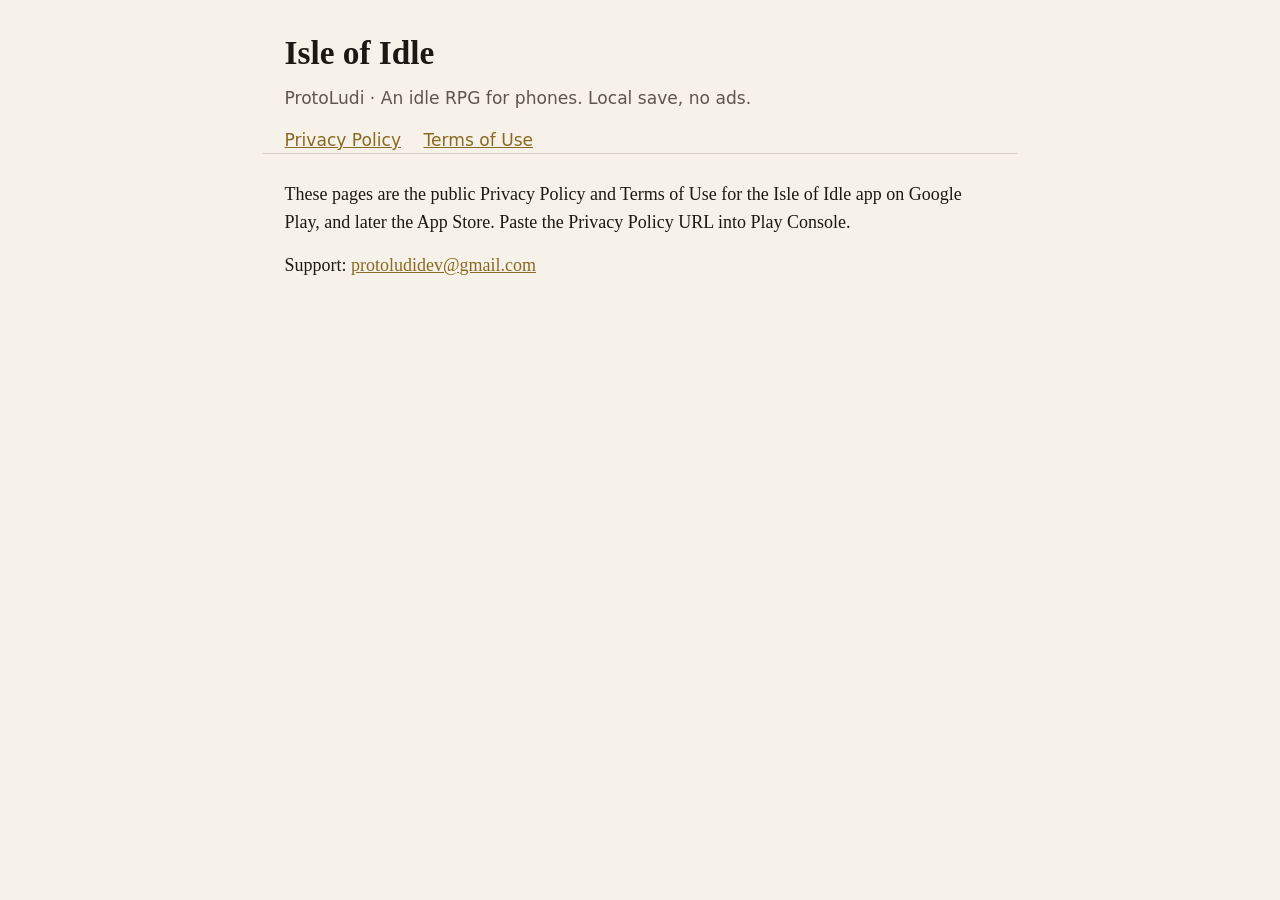
<file: index.html>
<!DOCTYPE html>
<html lang="en">
  <head>
    <meta charset="utf-8" />
    <meta name="viewport" content="width=device-width, initial-scale=1" />
    <title>Isle of Idle</title>
    <link rel="stylesheet" href="legal.css" />
  </head>
  <body>
    <header>
      <h1>Isle of Idle</h1>
      <p class="meta">ProtoLudi · An idle RPG for phones. Local save, no ads.</p>
      <nav>
        <a href="privacy/">Privacy Policy</a>
        <a href="terms/">Terms of Use</a>
      </nav>
    </header>
    <main>
      <p>
        These pages are the public Privacy Policy and Terms of Use for the Isle of Idle app on
        Google Play, and later the App Store. Paste the Privacy Policy URL into Play Console.
      </p>
      <p>
        Support:
        <a href="mailto:protoludidev@gmail.com">protoludidev@gmail.com</a>
      </p>
    </main>
  </body>
</html>
</file>
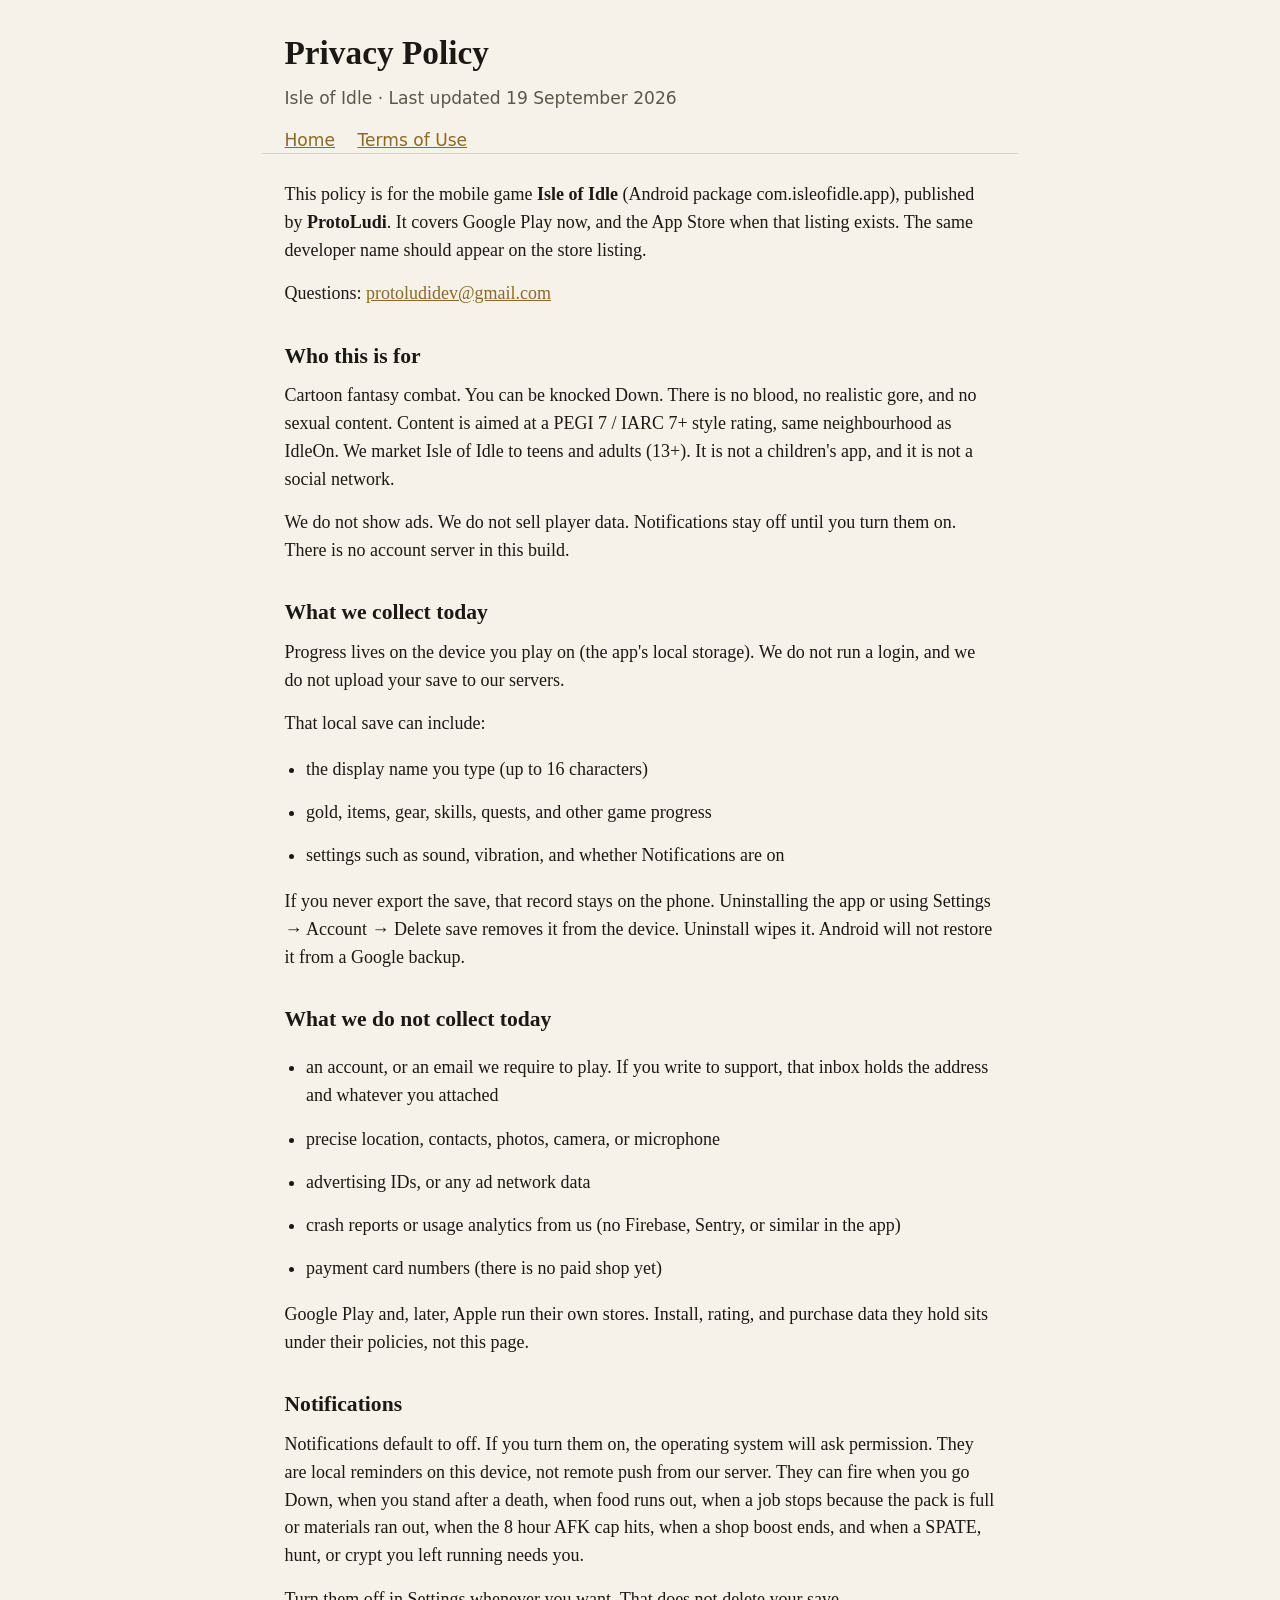
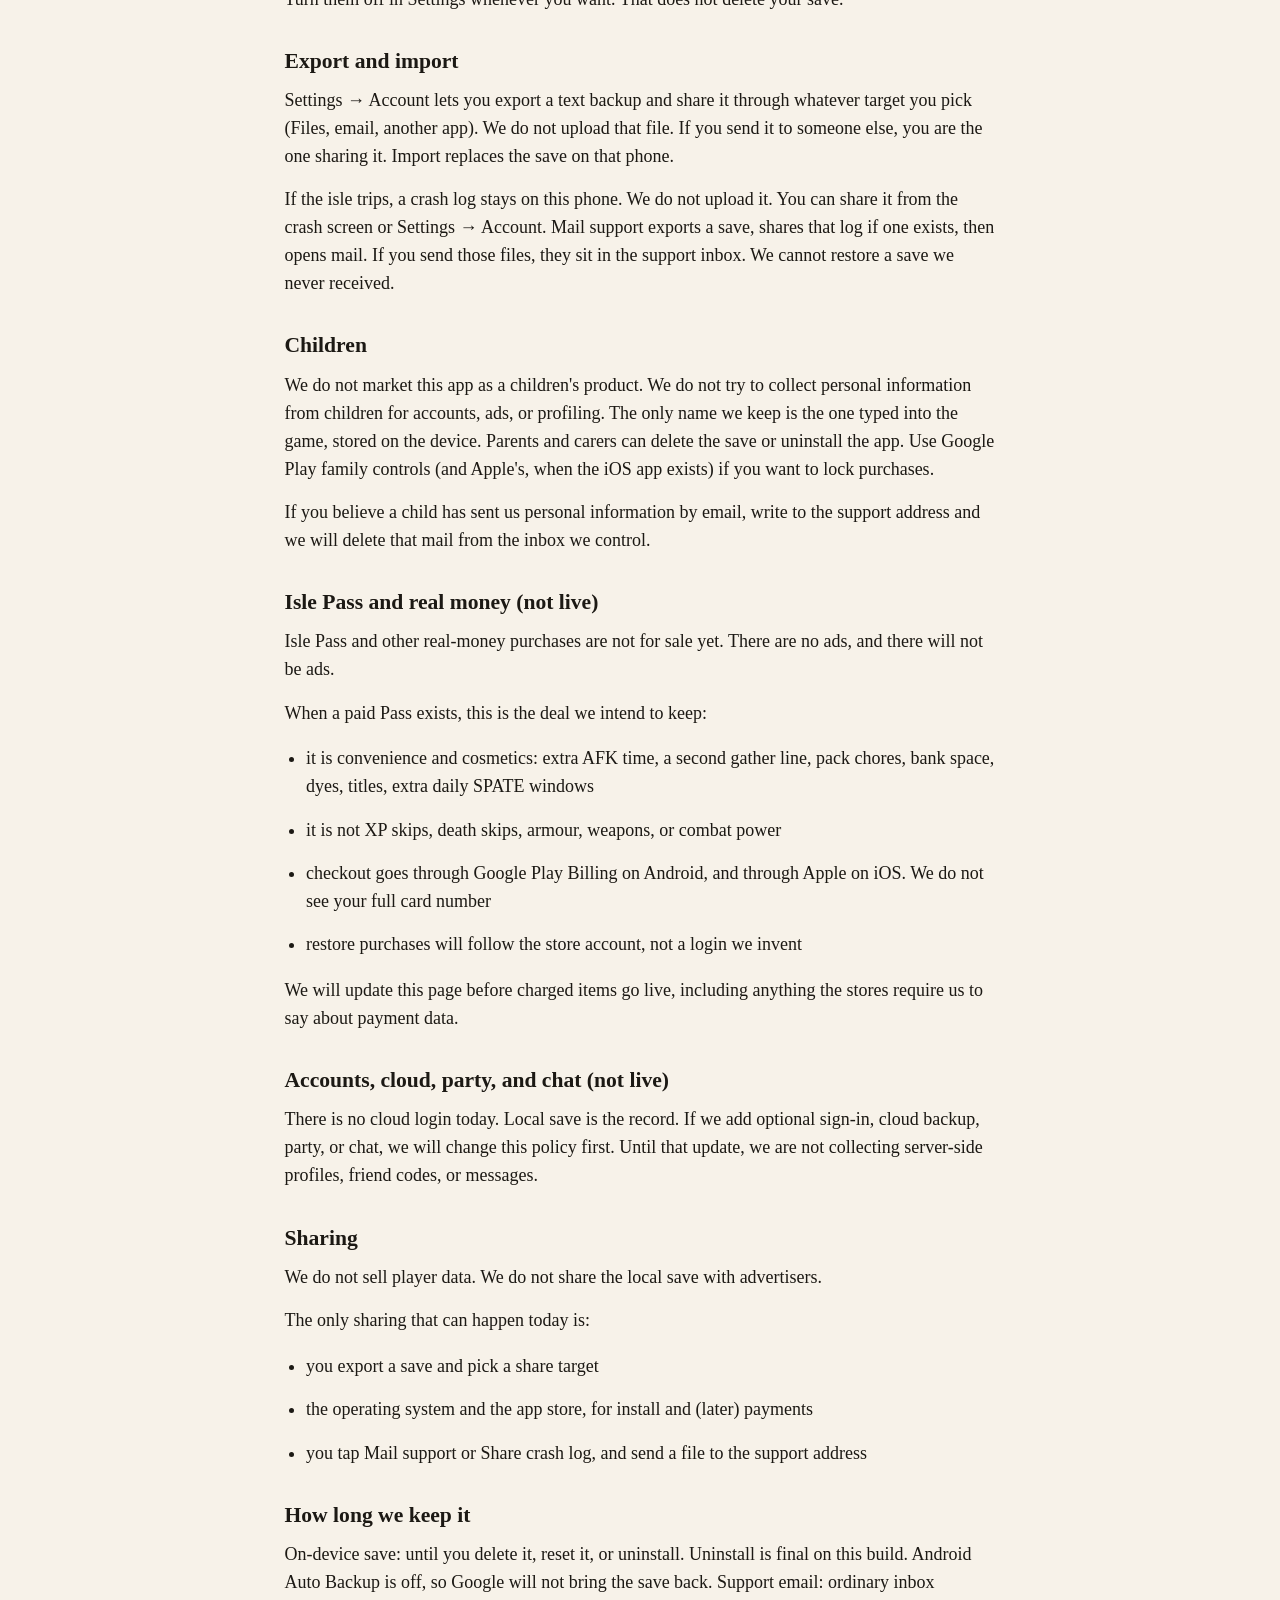
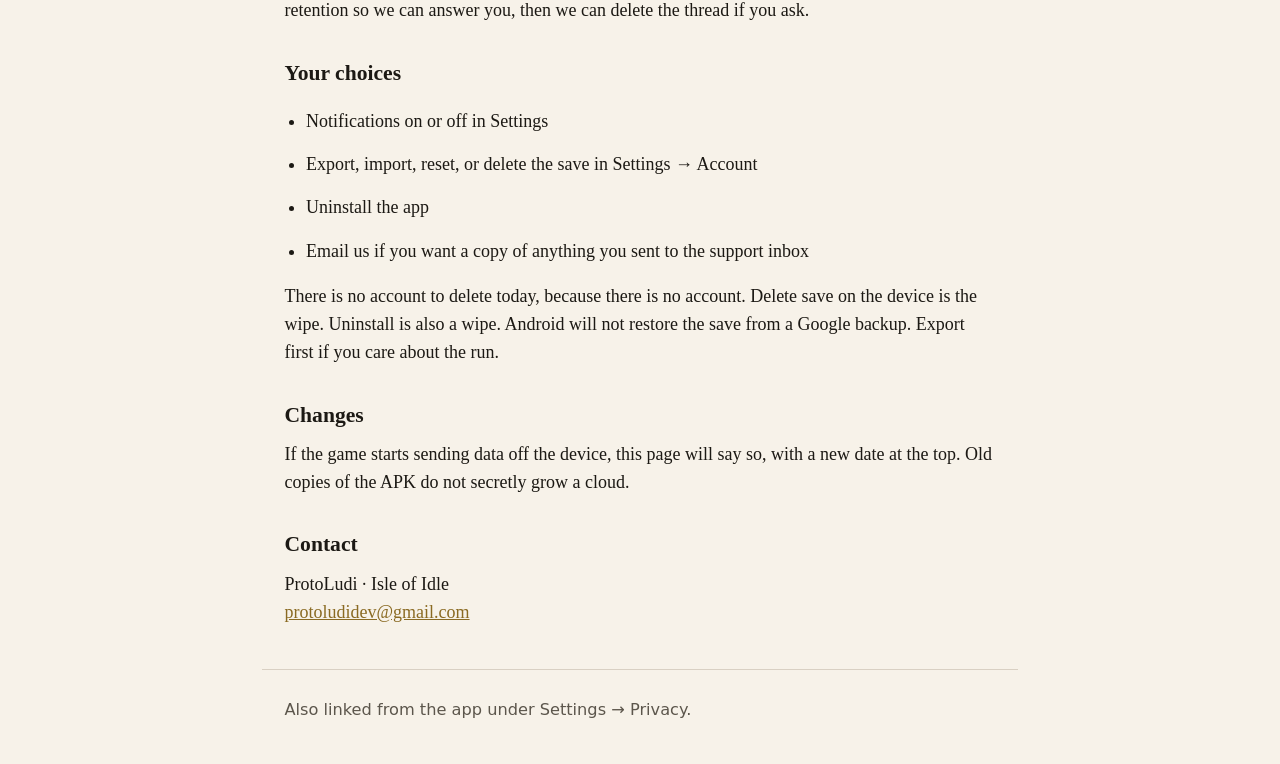
<file: privacy/index.html>
<!DOCTYPE html>
<html lang="en">
  <head>
    <meta charset="utf-8" />
    <meta name="viewport" content="width=device-width, initial-scale=1" />
    <title>Privacy Policy — Isle of Idle</title>
    <link rel="stylesheet" href="../legal.css" />
  </head>
  <body>
    <header>
      <h1>Privacy Policy</h1>
      <p class="meta">Isle of Idle · Last updated 19 September 2026</p>
      <nav>
        <a href="../">Home</a>
        <a href="../terms/">Terms of Use</a>
      </nav>
    </header>
    <main>
      <p>
        This policy is for the mobile game <strong>Isle of Idle</strong> (Android package
        com.isleofidle.app), published by <strong>ProtoLudi</strong>. It covers
        Google Play now, and the App Store when that listing exists. The same developer name
        should appear on the store listing.
      </p>
      <p>
        Questions: <a href="mailto:protoludidev@gmail.com">protoludidev@gmail.com</a>
      </p>

      <h2>Who this is for</h2>
      <p>
        Cartoon fantasy combat. You can be knocked Down. There is no blood, no realistic gore, and no sexual
        content. Content is aimed at a PEGI 7 / IARC 7+ style rating, same neighbourhood as IdleOn. We market
        Isle of Idle to teens and adults (13+). It is not a children's app, and it is not a social network.
      </p>
      <p>
        We do not show ads. We do not sell player data. Notifications stay off until you turn
        them on. There is no account server in this build.
      </p>

      <h2>What we collect today</h2>
      <p>
        Progress lives on the device you play on (the app's local storage). We do not run a
        login, and we do not upload your save to our servers.
      </p>
      <p>That local save can include:</p>
      <ul>
        <li>the display name you type (up to 16 characters)</li>
        <li>gold, items, gear, skills, quests, and other game progress</li>
        <li>settings such as sound, vibration, and whether Notifications are on</li>
      </ul>
      <p>
        If you never export the save, that record stays on the phone. Uninstalling the app or using Settings → Account → Delete save removes it from the device. Uninstall wipes it. Android will not restore it from a Google backup.
      </p>

      <h2>What we do not collect today</h2>
      <ul>
        <li>an account, or an email we require to play. If you write to support, that inbox holds the address and whatever you attached</li>
        <li>precise location, contacts, photos, camera, or microphone</li>
        <li>advertising IDs, or any ad network data</li>
        <li>crash reports or usage analytics from us (no Firebase, Sentry, or similar in the app)</li>
        <li>payment card numbers (there is no paid shop yet)</li>
      </ul>
      <p>
        Google Play and, later, Apple run their own stores. Install, rating, and purchase data
        they hold sits under their policies, not this page.
      </p>

      <h2>Notifications</h2>
      <p>
        Notifications default to off. If you turn them on, the operating system will ask
        permission. They are local reminders on this device, not remote push from our server.
        They can fire when you go Down, when you stand after a death, when food runs out, when a
        job stops because the pack is full or materials ran out, when the 8 hour AFK cap hits,
        when a shop boost ends, and when a SPATE, hunt, or crypt you left running needs you.
      </p>
      <p>Turn them off in Settings whenever you want. That does not delete your save.</p>

      <h2>Export and import</h2>
      <p>
        Settings → Account lets you export a text backup and share it through whatever target
        you pick (Files, email, another app). We do not upload that file. If you send it to
        someone else, you are the one sharing it. Import replaces the save on that phone.
      </p>
      <p> <p>
        If the isle trips, a crash log stays on this phone. We do not upload it. You can share it from the crash screen or Settings → Account. Mail support exports a save, shares that log if one exists, then opens mail. If you send those files, they sit in the support inbox. We cannot restore a save we never received.
      </p></p>

      <h2>Children</h2>
      <p>
        We do not market this app as a children's product. We do not try to collect personal information from
        children for accounts, ads, or profiling. The only name we keep is the one typed into the game, stored
        on the device. Parents and carers can delete the save or uninstall the app. Use Google Play family
        controls (and Apple's, when the iOS app exists) if you want to lock purchases.
      </p>
      <p>
        If you believe a child has sent us personal information by email, write to the support
        address and we will delete that mail from the inbox we control.
      </p>

      <h2>Isle Pass and real money (not live)</h2>
      <p>
        Isle Pass and other real-money purchases are not for sale yet. There are no ads, and
        there will not be ads.
      </p>
      <p>When a paid Pass exists, this is the deal we intend to keep:</p>
      <ul>
        <li>
          it is convenience and cosmetics: extra AFK time, a second gather line, pack chores,
          bank space, dyes, titles, extra daily SPATE windows
        </li>
        <li>it is not XP skips, death skips, armour, weapons, or combat power</li>
        <li>
          checkout goes through Google Play Billing on Android, and through Apple on iOS. We do
          not see your full card number
        </li>
        <li>restore purchases will follow the store account, not a login we invent</li>
      </ul>
      <p>
        We will update this page before charged items go live, including anything the stores
        require us to say about payment data.
      </p>

      <h2>Accounts, cloud, party, and chat (not live)</h2>
      <p>
        There is no cloud login today. Local save is the record. If we add optional sign-in,
        cloud backup, party, or chat, we will change this policy first. Until that update, we
        are not collecting server-side profiles, friend codes, or messages.
      </p>

      <h2>Sharing</h2>
      <p>We do not sell player data. We do not share the local save with advertisers.</p>
      <p>The only sharing that can happen today is:</p>
      <ul>
        <li>you export a save and pick a share target</li>
        <li>the operating system and the app store, for install and (later) payments</li>
        <li>you tap Mail support or Share crash log, and send a file to the support address</li>
      </ul>

      <h2>How long we keep it</h2>
      <p>
        On-device save: until you delete it, reset it, or uninstall. Uninstall is final on this build. Android Auto Backup is off, so Google will not bring the save back. Support email: ordinary
        inbox retention so we can answer you, then we can delete the thread if you ask.
      </p>

      <h2>Your choices</h2>
      <ul>
        <li>Notifications on or off in Settings</li>
        <li>Export, import, reset, or delete the save in Settings → Account</li>
        <li>Uninstall the app</li>
        <li>Email us if you want a copy of anything you sent to the support inbox</li>
      </ul>
      <p>
        There is no account to delete today, because there is no account. Delete save on the device is the wipe. Uninstall is also a wipe. Android will not restore the save from a Google backup. Export first if you care about the run.
      </p>

      <h2>Changes</h2>
      <p>
        If the game starts sending data off the device, this page will say so, with a new date
        at the top. Old copies of the APK do not secretly grow a cloud.
      </p>

      <h2>Contact</h2>
      <p>
        ProtoLudi · Isle of Idle<br />
        <a href="mailto:protoludidev@gmail.com">protoludidev@gmail.com</a>
      </p>
    </main>
    <footer>
      <p>Also linked from the app under Settings → Privacy.</p>
    </footer>
  </body>
</html>
</file>
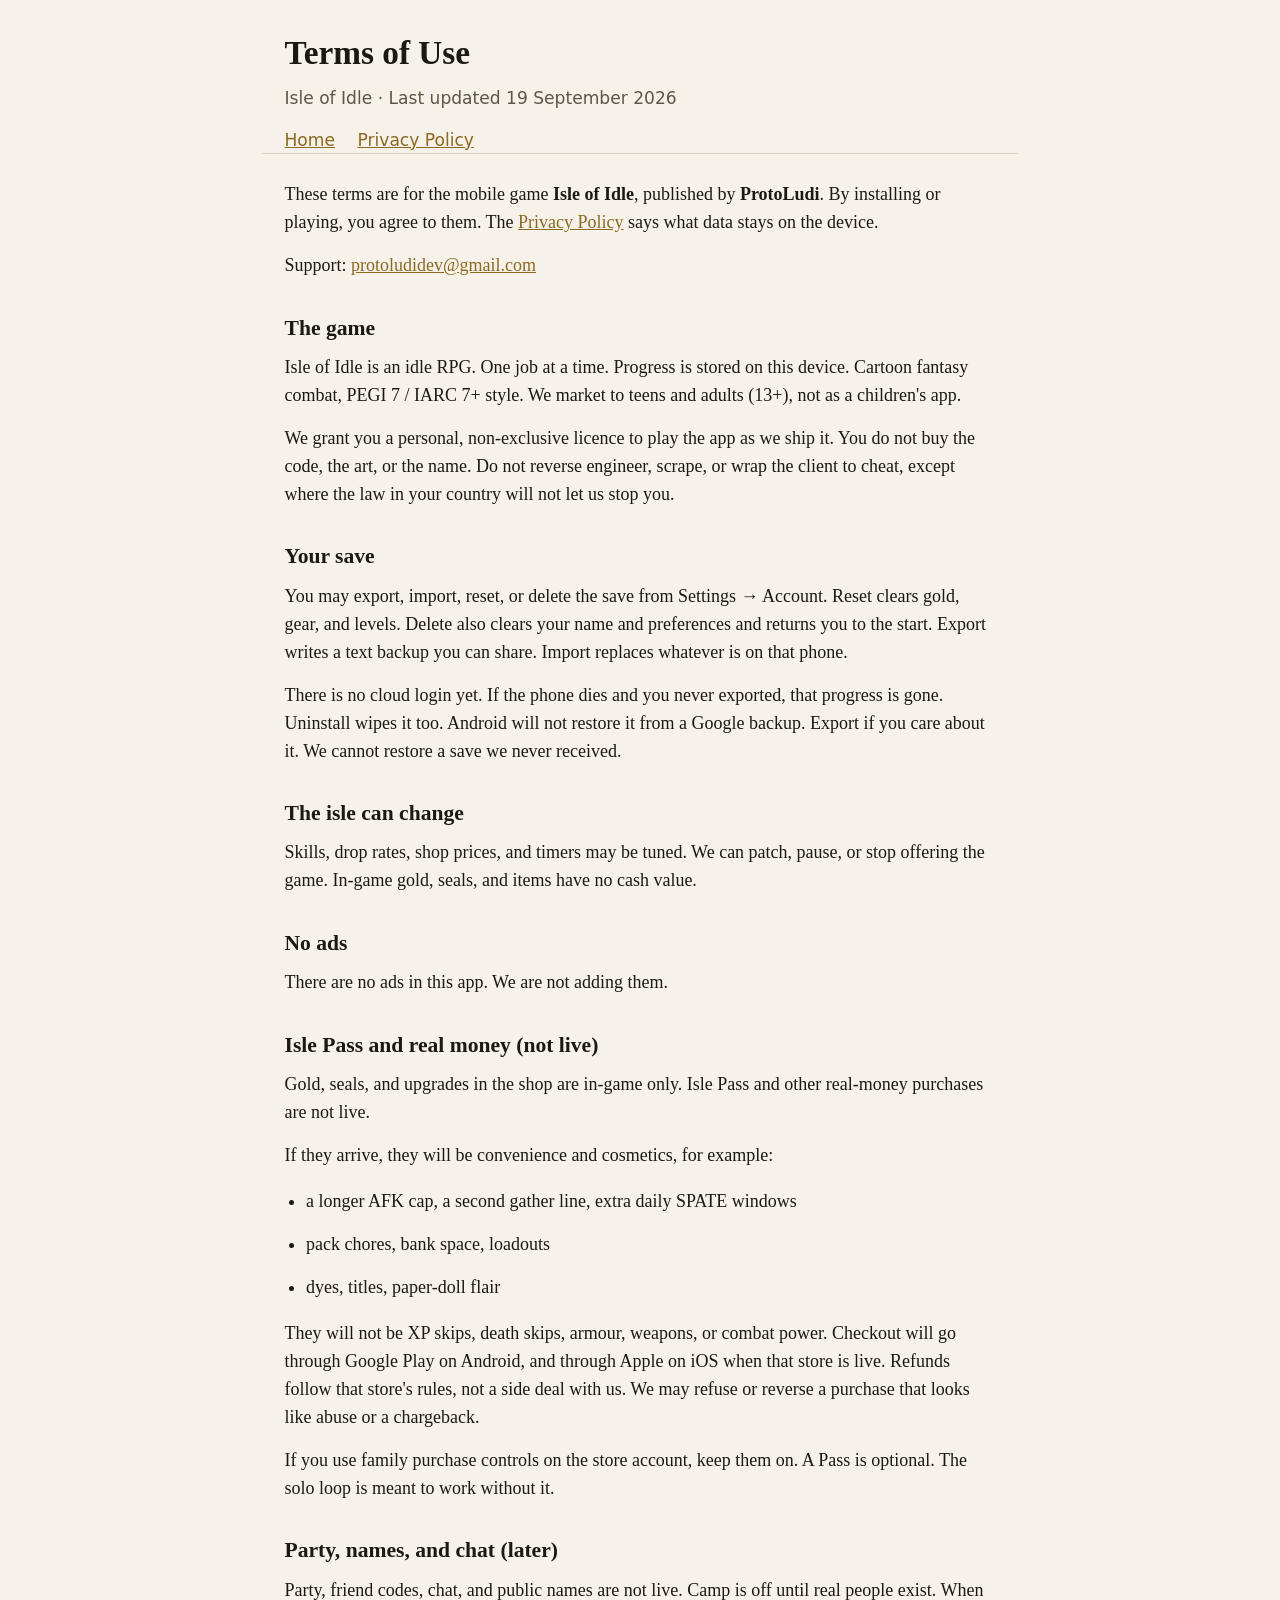
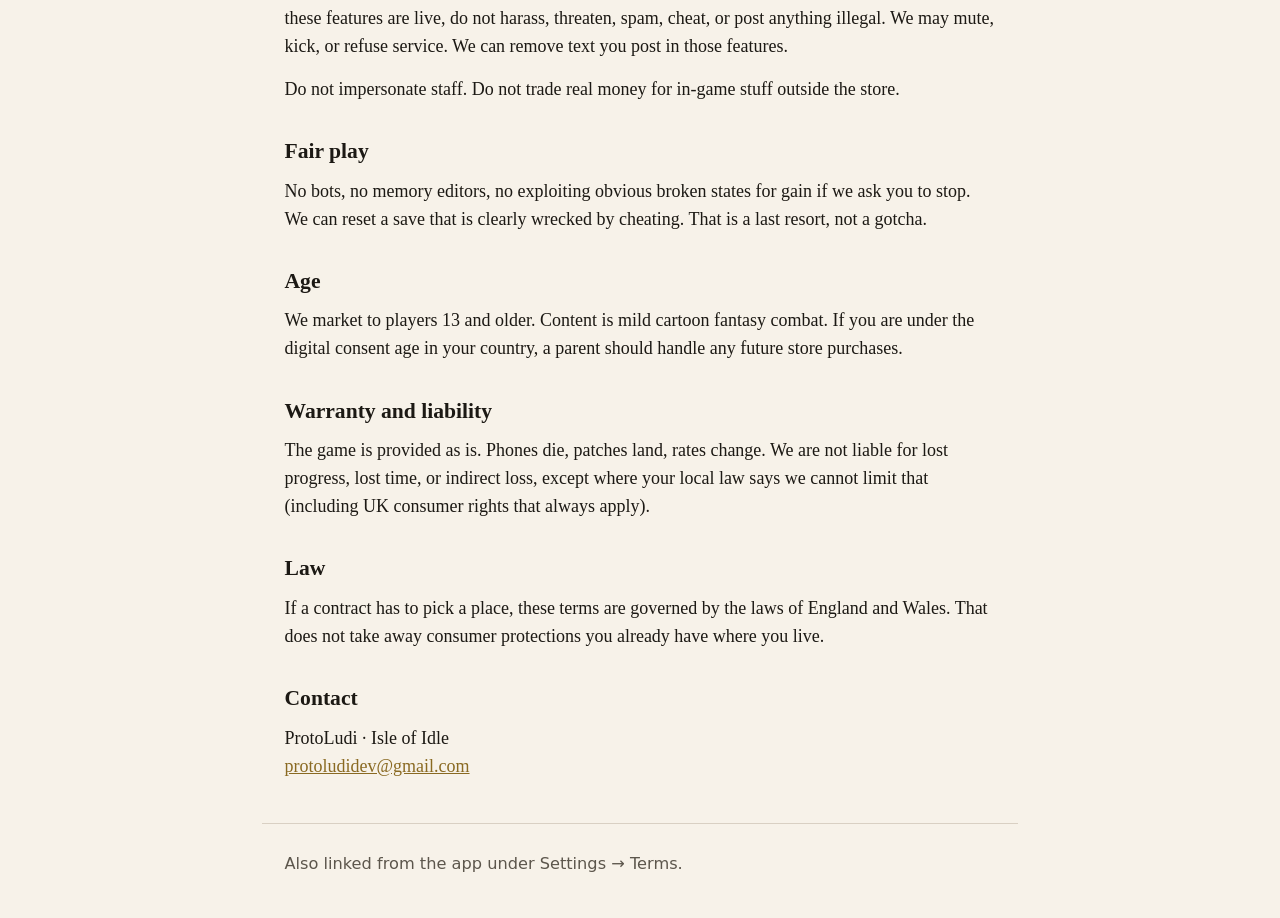
<file: terms/index.html>
<!DOCTYPE html>
<html lang="en">
  <head>
    <meta charset="utf-8" />
    <meta name="viewport" content="width=device-width, initial-scale=1" />
    <title>Terms of Use — Isle of Idle</title>
    <link rel="stylesheet" href="../legal.css" />
  </head>
  <body>
    <header>
      <h1>Terms of Use</h1>
      <p class="meta">Isle of Idle · Last updated 19 September 2026</p>
      <nav>
        <a href="../">Home</a>
        <a href="../privacy/">Privacy Policy</a>
      </nav>
    </header>
    <main>
      <p>
        These terms are for the mobile game <strong>Isle of Idle</strong>, published by
        <strong>ProtoLudi</strong>. By installing or playing, you agree to them. The
        <a href="../privacy/">Privacy Policy</a> says what data stays on the device.
      </p>
      <p>
        Support: <a href="mailto:protoludidev@gmail.com">protoludidev@gmail.com</a>
      </p>

      <h2>The game</h2>
      <p>
        Isle of Idle is an idle RPG. One job at a time. Progress is stored on this device. Cartoon
        fantasy combat, PEGI 7 / IARC 7+ style. We market to teens and adults (13+), not as a children's app.
      </p>
      <p>
        We grant you a personal, non-exclusive licence to play the app as we ship it. You do
        not buy the code, the art, or the name. Do not reverse engineer, scrape, or wrap the
        client to cheat, except where the law in your country will not let us stop you.
      </p>

      <h2>Your save</h2>
      <p>
        You may export, import, reset, or delete the save from Settings → Account. Reset
        clears gold, gear, and levels. Delete also clears your name and preferences and
        returns you to the start. Export writes a text backup you can share. Import replaces
        whatever is on that phone.
      </p>
      <p>
        There is no cloud login yet. If the phone dies and you never exported, that progress is gone. Uninstall wipes it too. Android will not restore it from a Google backup. Export if you care about it. We cannot restore a save we never received.
      </p>

      <h2>The isle can change</h2>
      <p>
        Skills, drop rates, shop prices, and timers may be tuned. We can patch, pause, or
        stop offering the game. In-game gold, seals, and items have no cash value.
      </p>

      <h2>No ads</h2>
      <p>There are no ads in this app. We are not adding them.</p>

      <h2>Isle Pass and real money (not live)</h2>
      <p>
        Gold, seals, and upgrades in the shop are in-game only. Isle Pass and other
        real-money purchases are not live.
      </p>
      <p>If they arrive, they will be convenience and cosmetics, for example:</p>
      <ul>
        <li>a longer AFK cap, a second gather line, extra daily SPATE windows</li>
        <li>pack chores, bank space, loadouts</li>
        <li>dyes, titles, paper-doll flair</li>
      </ul>
      <p>
        They will not be XP skips, death skips, armour, weapons, or combat power. Checkout
        will go through Google Play on Android, and through Apple on iOS when that store is
        live. Refunds follow that store's rules, not a side deal with us. We may refuse or
        reverse a purchase that looks like abuse or a chargeback.
      </p>
      <p>
        If you use family purchase controls on the store account, keep them on. A Pass is
        optional. The solo loop is meant to work without it.
      </p>

      <h2>Party, names, and chat (later)</h2>
      <p>
       Party, friend codes, chat, and public names are not live. Camp is off until real people exist. 
       When these features are live, do not harass, threaten, spam, cheat, or post anything illegal. 
       We may mute, kick, or refuse service. We can remove text you post in those features.
      </p>
      <p>Do not impersonate staff. Do not trade real money for in-game stuff outside the store.</p>

      <h2>Fair play</h2>
      <p>
        No bots, no memory editors, no exploiting obvious broken states for gain if we ask
        you to stop. We can reset a save that is clearly wrecked by cheating. That is a last
        resort, not a gotcha.
      </p>

      <h2>Age</h2>
      <p>
        We market to players 13 and older. Content is mild cartoon fantasy combat. If you are under the
        digital consent age in your country, a parent should handle any future store purchases.
      </p>

      <h2>Warranty and liability</h2>
      <p>
        The game is provided as is. Phones die, patches land, rates change. We are not
        liable for lost progress, lost time, or indirect loss, except where your local law
        says we cannot limit that (including UK consumer rights that always apply).
      </p>

      <h2>Law</h2>
      <p>
        If a contract has to pick a place, these terms are governed by the laws of England
        and Wales. That does not take away consumer protections you already have where you
        live.
      </p>

      <h2>Contact</h2>
      <p>
        ProtoLudi · Isle of Idle<br />
        <a href="mailto:protoludidev@gmail.com">protoludidev@gmail.com</a>
      </p>
    </main>
    <footer>
      <p>Also linked from the app under Settings → Terms.</p>
    </footer>
  </body>
</html>
</file>
<file: legal.css>
:root {
  color-scheme: light;
  --ink: #1c1914;
  --muted: #5c564c;
  --line: #d9d0c3;
  --paper: #f7f2e9;
  --gold: #8a6a22;
}

* {
  box-sizing: border-box;
}

html,
body {
  margin: 0;
  padding: 0;
  background: var(--paper);
  color: var(--ink);
  font: 18px/1.55 Georgia, "Times New Roman", serif;
}

a {
  color: var(--gold);
}

header,
main,
footer {
  max-width: 42rem;
  margin: 0 auto;
  padding: 1.5rem 1.25rem;
}

header {
  padding-bottom: 0;
  border-bottom: 1px solid var(--line);
}

nav {
  display: flex;
  flex-wrap: wrap;
  gap: 0.75rem 1.25rem;
  margin-top: 0.75rem;
  font-family: system-ui, sans-serif;
  font-size: 0.95rem;
}

h1 {
  font-size: 1.85rem;
  margin: 0 0 0.35rem;
}

h2 {
  font-size: 1.2rem;
  margin: 1.75rem 0 0.5rem;
}

p,
li {
  margin: 0 0 0.85rem;
}

ul {
  padding-left: 1.2rem;
}

.meta {
  color: var(--muted);
  font-family: system-ui, sans-serif;
  font-size: 0.95rem;
}

footer {
  color: var(--muted);
  font-family: system-ui, sans-serif;
  font-size: 0.9rem;
  border-top: 1px solid var(--line);
}
</file>
